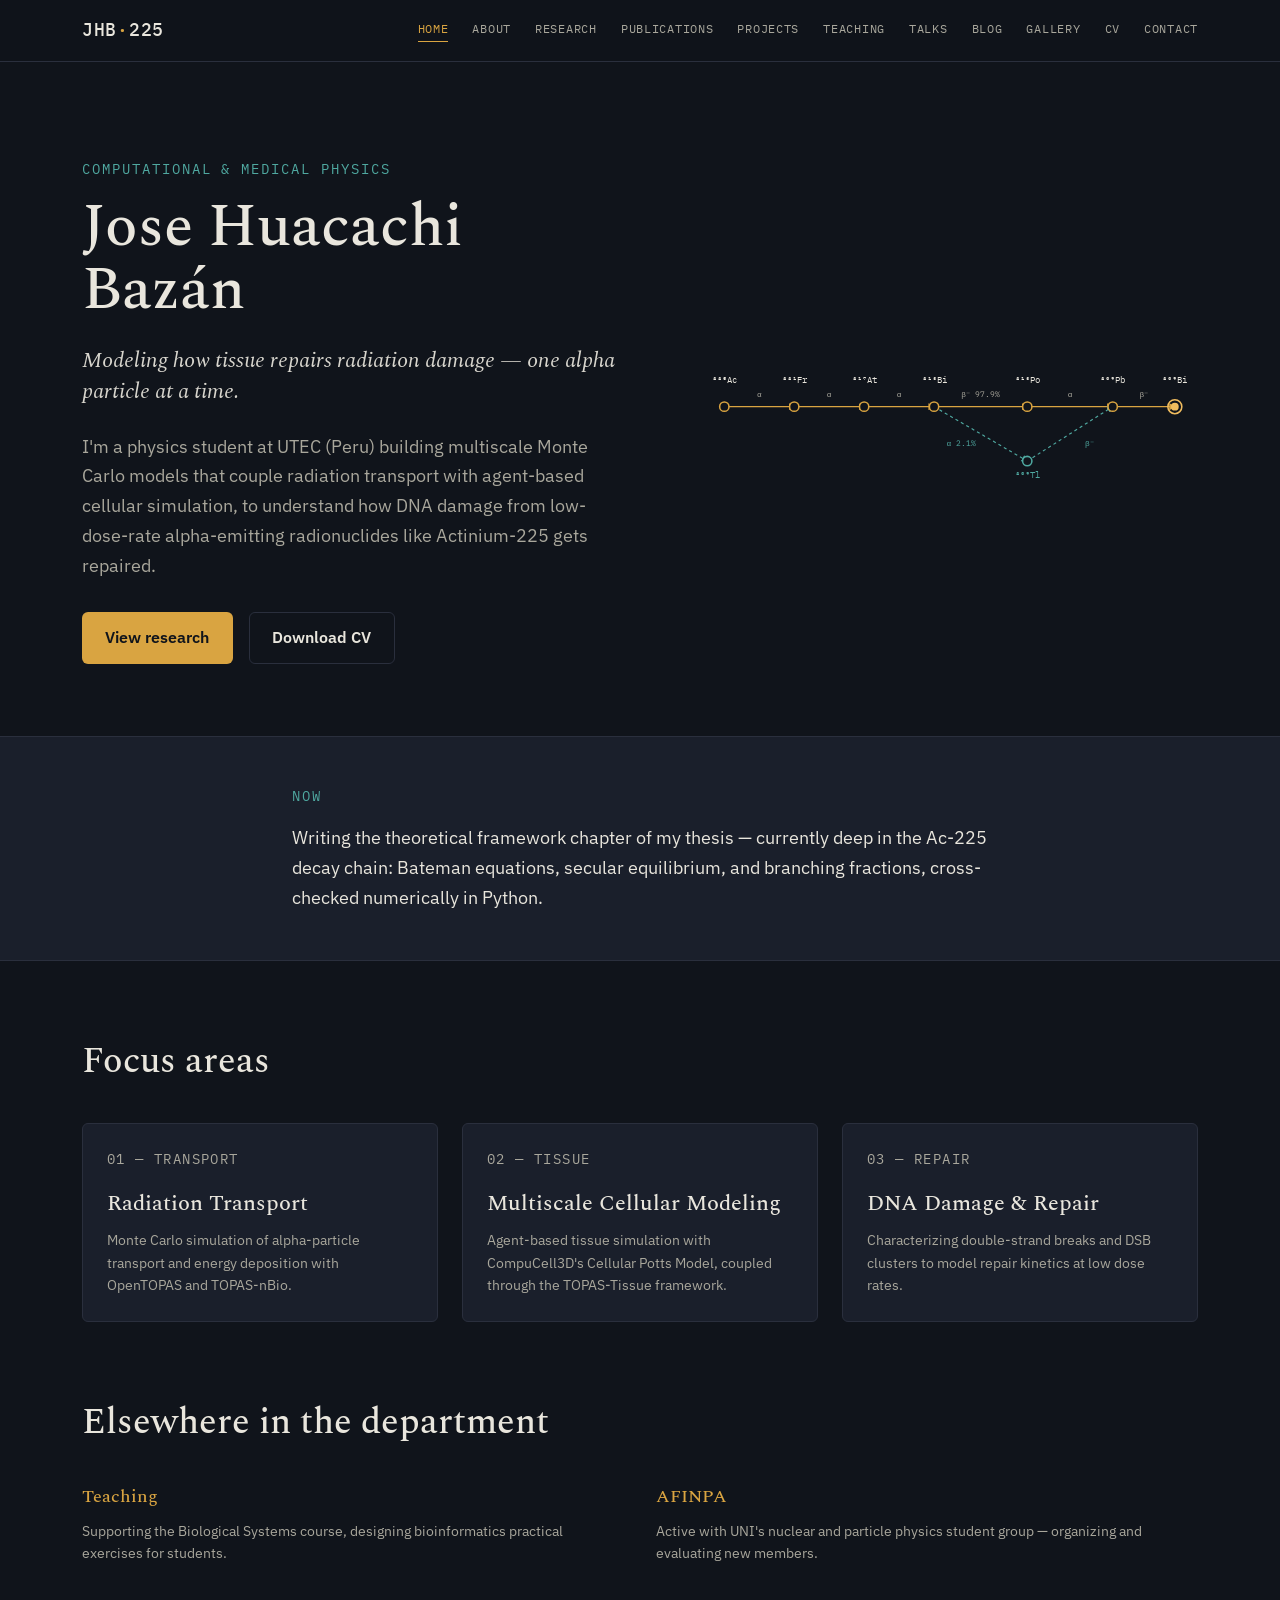
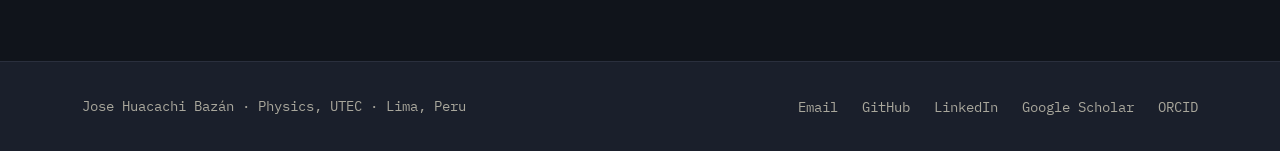
<file: index.html>
<!DOCTYPE html>
<html lang="en">
<head>
  <meta charset="UTF-8">
  <meta name="viewport" content="width=device-width, initial-scale=1.0">
  <title>Jose Huacachi Bazán — Computational &amp; Medical Physics</title>
  <meta name="description" content="Jose Huacachi Bazán, physics student at UTEC (Peru), building multiscale Monte Carlo models of DNA damage repair from alpha-emitting radionuclides.">
  <meta name="theme-color" content="#10141b">

  <link rel="icon" href="favicon.ico">

  <link rel="preconnect" href="https://fonts.googleapis.com">
  <link rel="preconnect" href="https://fonts.gstatic.com" crossorigin>
  <link href="https://fonts.googleapis.com/css2?family=Spectral:ital,wght@0,400;0,500;0,600;1,400&family=IBM+Plex+Sans:wght@400;500;600&family=IBM+Plex+Mono:wght@400;500&display=swap" rel="stylesheet">

  <link rel="stylesheet" href="css/style.css">
  <link rel="stylesheet" href="css/home.css">
  <link rel="stylesheet" href="css/responsive.css">
</head>
<body>

  <a class="skip-link" href="#main">Skip to content</a>

  <header class="site-header">
    <div class="header-inner">
      <a class="wordmark" href="index.html">JHB<span class="wordmark-dot">·</span>225</a>

      <button class="nav-toggle" id="navToggle" type="button" aria-expanded="false" aria-controls="siteNav">
        <span class="hamburger-line"></span>
        <span class="hamburger-line"></span>
        <span class="hamburger-line"></span>
        <span class="sr-only">Menu</span>
      </button>

      <nav class="site-nav" id="siteNav" aria-label="Main">
        <a href="index.html" aria-current="page">Home</a>
        <a href="about.html">About</a>
        <a href="research.html">Research</a>
        <a href="publications.html">Publications</a>
        <a href="projects.html">Projects</a>
        <a href="teaching.html">Teaching</a>
        <a href="talks.html">Talks</a>
        <a href="blog.html">Blog</a>
        <a href="gallery.html">Gallery</a>
        <a href="cv.html">CV</a>
        <a href="contact.html">Contact</a>
      </nav>
    </div>
  </header>

  <main id="main">

    <section class="hero">
      <div class="hero-inner">
        <div class="hero-copy">
          <p class="eyebrow">Computational &amp; Medical Physics</p>
          <h1>Jose Huacachi Bazán</h1>
          <p class="hero-lede">Modeling how tissue repairs radiation damage — one alpha particle at a time.</p>
          <p class="hero-body">
            I'm a physics student at UTEC (Peru) building multiscale Monte Carlo models that couple
            radiation transport with agent-based cellular simulation, to understand how DNA damage from
            low-dose-rate alpha-emitting radionuclides like Actinium-225 gets repaired.
          </p>
          <div class="hero-cta">
            <a class="btn btn-primary" href="research.html">View research</a>
            <a class="btn btn-ghost" href="pdf/CV.pdf">Download CV</a>
          </div>
        </div>

        <div class="hero-chain">
          <svg viewBox="0 0 640 210" role="img" aria-label="Diagram of the Actinium-225 decay chain: Ac-225 to Fr-221 to At-217 to Bi-213, branching by beta or alpha decay to Po-213 or Tl-209, converging at Pb-209, ending at stable Bi-209.">
            <defs>
              <marker id="arrow" viewBox="0 0 10 10" refX="8" refY="5" markerWidth="6" markerHeight="6" orient="auto-start-reverse">
                <path d="M0,0 L10,5 L0,10 z" fill="var(--accent-gold, #d9a441)"></path>
              </marker>
              <marker id="arrow-branch" viewBox="0 0 10 10" refX="8" refY="5" markerWidth="6" markerHeight="6" orient="auto-start-reverse">
                <path d="M0,0 L10,5 L0,10 z" fill="var(--accent-teal, #4fa8a0)"></path>
              </marker>
            </defs>

            <!-- main chain backbone -->
            <line x1="30" y1="100" x2="120" y2="100" class="chain-link" marker-end="url(#arrow)"></line>
            <line x1="120" y1="100" x2="210" y2="100" class="chain-link" marker-end="url(#arrow)"></line>
            <line x1="210" y1="100" x2="300" y2="100" class="chain-link" marker-end="url(#arrow)"></line>
            <line x1="300" y1="100" x2="420" y2="100" class="chain-link" marker-end="url(#arrow)"></line>
            <line x1="420" y1="100" x2="530" y2="100" class="chain-link" marker-end="url(#arrow)"></line>
            <line x1="530" y1="100" x2="610" y2="100" class="chain-link" marker-end="url(#arrow)"></line>

            <!-- minor branch: Bi-213 -> Tl-209 -> Pb-209 -->
            <line x1="300" y1="100" x2="420" y2="170" class="chain-link chain-link--branch" marker-end="url(#arrow-branch)"></line>
            <line x1="420" y1="170" x2="530" y2="100" class="chain-link chain-link--branch" marker-end="url(#arrow-branch)"></line>

            <!-- decay-type labels -->
            <text x="75" y="88" class="chain-decay">α</text>
            <text x="165" y="88" class="chain-decay">α</text>
            <text x="255" y="88" class="chain-decay">α</text>
            <text x="360" y="88" class="chain-decay">β⁻ 97.9%</text>
            <text x="475" y="88" class="chain-decay">α</text>
            <text x="570" y="88" class="chain-decay">β⁻</text>
            <text x="335" y="150" class="chain-decay chain-decay--branch">α 2.1%</text>
            <text x="500" y="150" class="chain-decay chain-decay--branch">β⁻</text>

            <!-- nodes -->
            <circle cx="30" cy="100" r="6" class="chain-node"></circle>
            <circle cx="120" cy="100" r="6" class="chain-node"></circle>
            <circle cx="210" cy="100" r="6" class="chain-node"></circle>
            <circle cx="300" cy="100" r="6" class="chain-node"></circle>
            <circle cx="420" cy="100" r="6" class="chain-node"></circle>
            <circle cx="420" cy="170" r="6" class="chain-node chain-node--branch"></circle>
            <circle cx="530" cy="100" r="6" class="chain-node"></circle>
            <circle cx="610" cy="100" r="9" class="chain-node chain-node--stable"></circle>
            <circle cx="610" cy="100" r="5" class="chain-node chain-node--stable-inner"></circle>

            <!-- isotope labels -->
            <text x="30" y="70" class="chain-label">²²⁵Ac</text>
            <text x="120" y="70" class="chain-label">²²¹Fr</text>
            <text x="210" y="70" class="chain-label">²¹⁷At</text>
            <text x="300" y="70" class="chain-label">²¹³Bi</text>
            <text x="420" y="70" class="chain-label">²¹³Po</text>
            <text x="420" y="192" class="chain-label chain-label--branch">²⁰⁹Tl</text>
            <text x="530" y="70" class="chain-label">²⁰⁹Pb</text>
            <text x="610" y="70" class="chain-label">²⁰⁹Bi</text>
          </svg>
        </div>
      </div>
    </section>

    <section class="now">
      <div class="now-inner">
        <p class="eyebrow">Now</p>
        <p class="now-text">
          Writing the theoretical framework chapter of my thesis — currently deep in the Ac-225 decay
          chain: Bateman equations, secular equilibrium, and branching fractions, cross-checked
          numerically in Python.
        </p>
      </div>
    </section>

    <section class="focus">
      <h2>Focus areas</h2>
      <div class="focus-grid">
        <article class="focus-card">
          <p class="focus-tag">01 — Transport</p>
          <h3>Radiation Transport</h3>
          <p>Monte Carlo simulation of alpha-particle transport and energy deposition with OpenTOPAS and TOPAS-nBio.</p>
        </article>
        <article class="focus-card">
          <p class="focus-tag">02 — Tissue</p>
          <h3>Multiscale Cellular Modeling</h3>
          <p>Agent-based tissue simulation with CompuCell3D's Cellular Potts Model, coupled through the TOPAS-Tissue framework.</p>
        </article>
        <article class="focus-card">
          <p class="focus-tag">03 — Repair</p>
          <h3>DNA Damage &amp; Repair</h3>
          <p>Characterizing double-strand breaks and DSB clusters to model repair kinetics at low dose rates.</p>
        </article>
      </div>
    </section>

    <section class="involvement">
      <h2>Elsewhere in the department</h2>
      <div class="involvement-grid">
        <article>
          <h3>Teaching</h3>
          <p>Supporting the Biological Systems course, designing bioinformatics practical exercises for students.</p>
        </article>
        <article>
          <h3>AFINPA</h3>
          <p>Active with UNI's nuclear and particle physics student group — organizing and evaluating new members.</p>
        </article>
      </div>
    </section>

  </main>

  <footer class="site-footer">
    <div class="footer-inner">
      <p>Jose Huacachi Bazán · Physics, UTEC · Lima, Peru</p>
      <ul class="footer-links">
        <li><a href="contact.html">Email</a></li>
        <li><a href="#">GitHub</a></li>
        <li><a href="#">LinkedIn</a></li>
        <li><a href="#">Google Scholar</a></li>
        <li><a href="#">ORCID</a></li>
      </ul>
    </div>
  </footer>

  <script src="js/navbar.js"></script>
  <script src="js/script.js"></script>
</body>
</html>
</file>
<file: css/style.css>
/* ==========================================================================
   Design tokens
   Palette grounded in the subject: a dark detector-chamber ink, a warm
   scintillation-gold for primary accents, a cooler teal for secondary /
   branch data. Type pairs an academic serif (Spectral) with the IBM Plex
   family — chosen because Plex was built for engineering documentation,
   which fits a computational-physics site.
   ========================================================================== */

:root {
  /* color */
  --ink: #10141b;
  --panel: #1a1f2b;
  --line: #2a2f3d;
  --paper: #e9e6dd;
  --paper-dim: #a9a79c;
  --accent-gold: #d9a441;
  --accent-gold-strong: #f0bc5e;
  --accent-teal: #4fa8a0;

  /* type */
  --font-display: 'Spectral', Georgia, 'Times New Roman', serif;
  --font-body: 'IBM Plex Sans', -apple-system, BlinkMacSystemFont, 'Segoe UI', sans-serif;
  --font-mono: 'IBM Plex Mono', 'SFMono-Regular', Consolas, monospace;

  --text-xs: 0.75rem;
  --text-sm: 0.875rem;
  --text-base: 1rem;
  --text-md: 1.125rem;
  --text-lg: 1.375rem;
  --text-xl: 1.75rem;
  --text-2xl: 2.25rem;

  /* spacing */
  --space-1: 0.5rem;
  --space-2: 1rem;
  --space-3: 1.5rem;
  --space-4: 2rem;
  --space-5: 3rem;
  --space-6: 4.5rem;
  --space-7: 6rem;

  --radius: 6px;
  --max-width: 1180px;
  --transition: 180ms ease;
}

/* ==========================================================================
   Reset
   ========================================================================== */

*,
*::before,
*::after {
  box-sizing: border-box;
}

html {
  -webkit-text-size-adjust: 100%;
}

@media (prefers-reduced-motion: no-preference) {
  html {
    scroll-behavior: smooth;
  }
}

body {
  margin: 0;
  background: var(--ink);
  color: var(--paper);
  font-family: var(--font-body);
  font-size: var(--text-base);
  line-height: 1.6;
  -webkit-font-smoothing: antialiased;
}

img,
svg {
  display: block;
  max-width: 100%;
}

a {
  color: inherit;
}

h1,
h2,
h3,
h4 {
  font-family: var(--font-display);
  font-weight: 500;
  margin: 0;
  color: var(--paper);
}

p {
  margin: 0;
}

ul {
  margin: 0;
  padding: 0;
  list-style: none;
}

button {
  font: inherit;
  color: inherit;
  background: none;
  border: 0;
  cursor: pointer;
}

::selection {
  background: var(--accent-gold);
  color: var(--ink);
}

:focus-visible {
  outline: 2px solid var(--accent-gold);
  outline-offset: 3px;
}

/* ==========================================================================
   Accessibility utilities
   ========================================================================== */

.sr-only {
  position: absolute;
  width: 1px;
  height: 1px;
  padding: 0;
  margin: -1px;
  overflow: hidden;
  clip: rect(0, 0, 0, 0);
  white-space: nowrap;
  border: 0;
}

.skip-link {
  position: absolute;
  top: -100%;
  left: var(--space-2);
  z-index: 100;
  padding: var(--space-1) var(--space-2);
  background: var(--accent-gold);
  color: var(--ink);
  font-family: var(--font-mono);
  font-size: var(--text-sm);
  border-radius: var(--radius);
  transition: top var(--transition);
}

.skip-link:focus {
  top: var(--space-2);
}

/* ==========================================================================
   Shared text utilities
   ========================================================================== */

.eyebrow {
  font-family: var(--font-mono);
  font-size: var(--text-sm);
  letter-spacing: 0.14em;
  text-transform: uppercase;
  color: var(--accent-teal);
  margin: 0 0 var(--space-2);
}

/* ==========================================================================
   Buttons
   ========================================================================== */

.btn {
  display: inline-flex;
  align-items: center;
  gap: var(--space-1);
  padding: 0.75em 1.4em;
  font-family: var(--font-body);
  font-size: var(--text-base);
  font-weight: 600;
  text-decoration: none;
  border-radius: var(--radius);
  border: 1px solid transparent;
  transition: background var(--transition), border-color var(--transition), color var(--transition);
}

.btn-primary {
  background: var(--accent-gold);
  color: var(--ink);
}

.btn-primary:hover {
  background: var(--accent-gold-strong);
}

.btn-ghost {
  border-color: var(--line);
  color: var(--paper);
}

.btn-ghost:hover {
  border-color: var(--accent-gold);
  color: var(--accent-gold-strong);
}

/* ==========================================================================
   Site header / nav
   ========================================================================== */

.site-header {
  position: sticky;
  top: 0;
  z-index: 50;
  background: rgba(16, 20, 27, 0.86);
  backdrop-filter: blur(8px);
  border-bottom: 1px solid var(--line);
}

.header-inner {
  max-width: var(--max-width);
  margin: 0 auto;
  padding: var(--space-2) var(--space-4);
  display: flex;
  align-items: center;
  justify-content: space-between;
  gap: var(--space-3);
}

.wordmark {
  font-family: var(--font-mono);
  font-size: var(--text-md);
  font-weight: 500;
  letter-spacing: 0.04em;
  text-decoration: none;
  color: var(--paper);
}

.wordmark-dot {
  color: var(--accent-gold);
}

.nav-toggle {
  display: none;
  flex-direction: column;
  justify-content: center;
  gap: 5px;
  width: 32px;
  height: 32px;
}

.hamburger-line {
  display: block;
  width: 100%;
  height: 2px;
  background: var(--paper);
  border-radius: 1px;
}

.site-nav {
  display: flex;
  flex-wrap: wrap;
  gap: var(--space-3);
}

.site-nav a {
  font-family: var(--font-mono);
  font-size: var(--text-xs);
  letter-spacing: 0.06em;
  text-transform: uppercase;
  text-decoration: none;
  color: var(--paper-dim);
  padding-bottom: 3px;
  border-bottom: 1px solid transparent;
  transition: color var(--transition), border-color var(--transition);
}

.site-nav a:hover {
  color: var(--paper);
}

.site-nav a[aria-current="page"] {
  color: var(--accent-gold);
  border-bottom-color: var(--accent-gold);
}

/* ==========================================================================
   Footer
   ========================================================================== */

.site-footer {
  border-top: 1px solid var(--line);
  background: var(--panel);
}

.footer-inner {
  max-width: var(--max-width);
  margin: 0 auto;
  padding: var(--space-4);
  display: flex;
  flex-wrap: wrap;
  align-items: center;
  justify-content: space-between;
  gap: var(--space-2);
}

.footer-inner p {
  font-family: var(--font-mono);
  font-size: var(--text-sm);
  color: var(--paper-dim);
}

.footer-links {
  display: flex;
  flex-wrap: wrap;
  gap: var(--space-3);
}

.footer-links a {
  font-family: var(--font-mono);
  font-size: var(--text-sm);
  text-decoration: none;
  color: var(--paper-dim);
  transition: color var(--transition);
}

.footer-links a:hover {
  color: var(--accent-gold);
}

/* ==========================================================================
   Page hero
   Reusable top-of-page intro for interior pages (about, teaching, talks…):
   portrait + eyebrow/title/lede on one side, a quick-facts list on the other.
   ========================================================================== */

.page-hero {
  max-width: var(--max-width);
  margin: 0 auto;
  padding: clamp(3rem, 8vw, var(--space-7)) var(--space-4) var(--space-6);
}

.page-hero-inner {
  display: grid;
  grid-template-columns: 200px 1fr auto;
  gap: var(--space-5);
  align-items: start;
}

.portrait {
  width: 200px;
  height: 200px;
  border-radius: var(--radius);
  background: var(--panel);
  border: 1px solid var(--line);
  outline: 1px solid var(--accent-gold);
  outline-offset: 6px;
  object-fit: cover;
}

.page-hero h1 {
  font-size: clamp(2rem, 3.5vw + 1rem, 3rem);
  line-height: 1.1;
  margin-bottom: var(--space-2);
}

.page-hero .lede {
  font-family: var(--font-display);
  font-style: italic;
  font-size: var(--text-lg);
  color: var(--paper);
  opacity: 0.92;
  line-height: 1.4;
  max-width: 52ch;
}

.fact-list {
  display: grid;
  gap: var(--space-2);
  font-size: var(--text-sm);
  min-width: 200px;
}

.fact-list dt {
  font-family: var(--font-mono);
  font-size: var(--text-xs);
  letter-spacing: 0.08em;
  text-transform: uppercase;
  color: var(--accent-teal);
}

.fact-list dd {
  margin: 0.15em 0 0;
  color: var(--paper);
}

@media (max-width: 860px) {
  .page-hero-inner {
    grid-template-columns: 96px 1fr;
  }

  .portrait {
    width: 96px;
    height: 96px;
    outline-offset: 4px;
  }

  .fact-list {
    grid-column: 1 / -1;
    grid-template-columns: repeat(2, 1fr);
  }
}

/* ==========================================================================
   Content sections / prose
   Generic vertical section used for long-form page content (bio, teaching
   notes, project write-ups…).
   ========================================================================== */

.content-section {
  max-width: var(--max-width);
  margin: 0 auto;
  padding: 0 var(--space-4) var(--space-6);
}

.content-section h2 {
  font-size: var(--text-2xl);
  margin-bottom: var(--space-3);
}

.prose {
  max-width: 68ch;
  display: grid;
  gap: var(--space-2);
}

.prose p {
  color: var(--paper-dim);
  font-size: var(--text-md);
  line-height: 1.7;
}

.prose em {
  color: var(--paper);
  font-style: italic;
}

/* ==========================================================================
   Toolkit list
   Mono, terminal-flavoured inventory for software / methods — reusable
   anywhere a set of tools or techniques needs listing.
   ========================================================================== */

.toolkit-grid {
  display: grid;
  grid-template-columns: repeat(3, 1fr);
  gap: var(--space-4);
}

.toolkit-group h3 {
  font-family: var(--font-mono);
  font-size: var(--text-sm);
  letter-spacing: 0.08em;
  text-transform: uppercase;
  color: var(--accent-gold);
  margin-bottom: var(--space-2);
}

.toolkit-list {
  display: grid;
  gap: 0.5em;
}

.toolkit-list li {
  font-family: var(--font-mono);
  font-size: var(--text-sm);
  color: var(--paper-dim);
  padding-left: 1.3em;
  position: relative;
}

.toolkit-list li::before {
  content: '\203A';
  position: absolute;
  left: 0;
  color: var(--accent-teal);
}

@media (max-width: 860px) {
  .toolkit-grid {
    grid-template-columns: 1fr;
    gap: var(--space-3);
  }
}
</file>
<file: css/home.css>
/* ==========================================================================
   Hero
   ========================================================================== */

.hero {
  max-width: var(--max-width);
  margin: 0 auto;
  padding: clamp(3rem, 8vw, var(--space-7)) var(--space-4) var(--space-6);
}

.hero-inner {
  display: grid;
  grid-template-columns: 1.1fr 1fr;
  gap: var(--space-6);
  align-items: center;
}

.hero-copy h1 {
  font-size: clamp(2.25rem, 4.5vw + 1rem, 3.75rem);
  line-height: 1.05;
  margin-bottom: var(--space-3);
}

.hero-lede {
  font-family: var(--font-display);
  font-style: italic;
  font-size: var(--text-lg);
  color: var(--paper);
  opacity: 0.92;
  line-height: 1.4;
  margin-bottom: var(--space-3);
}

.hero-body {
  color: var(--paper-dim);
  font-size: var(--text-md);
  max-width: 46ch;
  line-height: 1.65;
  margin-bottom: var(--space-4);
}

.hero-cta {
  display: flex;
  flex-wrap: wrap;
  gap: var(--space-2);
}

.hero-chain svg {
  width: 100%;
  height: auto;
}

/* a single, orchestrated entrance — not continuous motion */
@media (prefers-reduced-motion: no-preference) {
  .hero-copy {
    animation: rise-in 0.7s ease-out both;
  }

  .hero-chain {
    animation: rise-in 0.9s 0.15s ease-out both;
  }
}

@keyframes rise-in {
  from {
    opacity: 0;
    transform: translateY(14px);
  }
  to {
    opacity: 1;
    transform: translateY(0);
  }
}

@media (max-width: 860px) {
  .hero-inner {
    grid-template-columns: 1fr;
  }

  .hero-chain {
    order: -1;
  }
}

/* ---- decay chain diagram ---- */

.chain-link {
  stroke: var(--accent-gold);
  stroke-width: 1.5;
  fill: none;
}

.chain-link--branch {
  stroke: var(--accent-teal);
  stroke-dasharray: 4 4;
}

.chain-node {
  fill: var(--ink);
  stroke: var(--accent-gold);
  stroke-width: 2;
}

.chain-node--branch {
  stroke: var(--accent-teal);
}

.chain-node--stable {
  fill: none;
  stroke: var(--accent-gold-strong);
}

.chain-node--stable-inner {
  fill: var(--accent-gold-strong);
  stroke: none;
}

.chain-label {
  font-family: var(--font-mono);
  font-size: 11px;
  text-anchor: middle;
  fill: var(--paper);
}

.chain-label--branch {
  fill: var(--accent-teal);
}

.chain-decay {
  font-family: var(--font-mono);
  font-size: 10px;
  text-anchor: middle;
  fill: var(--paper-dim);
}

.chain-decay--branch {
  fill: var(--accent-teal);
}

/* ==========================================================================
   Now
   ========================================================================== */

.now {
  border-top: 1px solid var(--line);
  border-bottom: 1px solid var(--line);
  background: var(--panel);
}

.now-inner {
  max-width: 760px;
  margin: 0 auto;
  padding: var(--space-5) var(--space-4);
}

.now-text {
  font-size: var(--text-md);
  color: var(--paper);
  line-height: 1.65;
}

/* ==========================================================================
   Focus areas
   ========================================================================== */

.focus {
  max-width: var(--max-width);
  margin: 0 auto;
  padding: var(--space-6) var(--space-4);
}

.focus h2 {
  font-size: var(--text-2xl);
  margin-bottom: var(--space-4);
}

.focus-grid {
  display: grid;
  grid-template-columns: repeat(3, 1fr);
  gap: var(--space-3);
}

.focus-card {
  background: var(--panel);
  border: 1px solid var(--line);
  border-radius: var(--radius);
  padding: var(--space-3);
  transition: transform var(--transition), border-color var(--transition);
}

.focus-card:hover {
  transform: translateY(-3px);
  border-color: var(--accent-gold);
}

.focus-tag {
  font-family: var(--font-mono);
  font-size: var(--text-xs);
  letter-spacing: 0.1em;
  text-transform: uppercase;
  color: var(--accent-teal);
  margin-bottom: var(--space-2);
}

.focus-card h3 {
  font-size: var(--text-lg);
  margin-bottom: var(--space-1);
}

.focus-card p {
  color: var(--paper-dim);
  font-size: var(--text-sm);
  line-height: 1.6;
}

@media (max-width: 860px) {
  .focus-grid {
    grid-template-columns: 1fr;
  }
}

/* ==========================================================================
   Involvement
   ========================================================================== */

.involvement {
  max-width: var(--max-width);
  margin: 0 auto;
  padding: 0 var(--space-4) var(--space-7);
}

.involvement h2 {
  font-size: var(--text-2xl);
  margin-bottom: var(--space-4);
}

.involvement-grid {
  display: grid;
  grid-template-columns: repeat(2, 1fr);
  gap: var(--space-4);
}

.involvement-grid h3 {
  font-size: var(--text-md);
  margin-bottom: var(--space-1);
  color: var(--accent-gold);
}

.involvement-grid p {
  color: var(--paper-dim);
  font-size: var(--text-sm);
  line-height: 1.6;
}

@media (max-width: 860px) {
  .involvement-grid {
    grid-template-columns: 1fr;
  }
}
</file>
<file: css/responsive.css>
/* ==========================================================================
   Mobile navigation
   Below 860px the horizontal nav becomes a dropdown panel triggered by
   .nav-toggle. State is driven by aria-expanded (set in js/navbar.js) so
   the accessible state and the visual state can't drift apart.
   ========================================================================== */

@media (max-width: 860px) {
  .header-inner {
    position: relative;
  }

  .nav-toggle {
    display: flex;
  }

  .site-nav {
    position: absolute;
    top: 100%;
    left: 0;
    right: 0;
    flex-direction: column;
    gap: 0;
    background: var(--panel);
    border-bottom: 1px solid var(--line);
    padding: var(--space-2) var(--space-4) var(--space-3);
    transform: translateY(-8px);
    opacity: 0;
    pointer-events: none;
    transition: transform var(--transition), opacity var(--transition);
  }

  .site-nav.is-open {
    transform: translateY(0);
    opacity: 1;
    pointer-events: auto;
  }

  .site-nav a {
    padding: var(--space-2) 0;
    border-bottom: 1px solid var(--line);
  }

  .site-nav a:last-child {
    border-bottom: none;
  }

  .hamburger-line {
    transition: transform var(--transition), opacity var(--transition);
  }

  .nav-toggle[aria-expanded="true"] .hamburger-line:nth-child(1) {
    transform: translateY(7px) rotate(45deg);
  }

  .nav-toggle[aria-expanded="true"] .hamburger-line:nth-child(2) {
    opacity: 0;
  }

  .nav-toggle[aria-expanded="true"] .hamburger-line:nth-child(3) {
    transform: translateY(-7px) rotate(-45deg);
  }
}

@media (max-width: 860px) and (prefers-reduced-motion: reduce) {
  .site-nav,
  .hamburger-line {
    transition: none;
  }
}

/* ==========================================================================
   Small-screen polish
   ========================================================================== */

@media (max-width: 480px) {
  .header-inner {
    padding: var(--space-2) var(--space-3);
  }

  .wordmark {
    font-size: var(--text-base);
  }

  .footer-inner {
    flex-direction: column;
    align-items: flex-start;
  }
}
</file>
